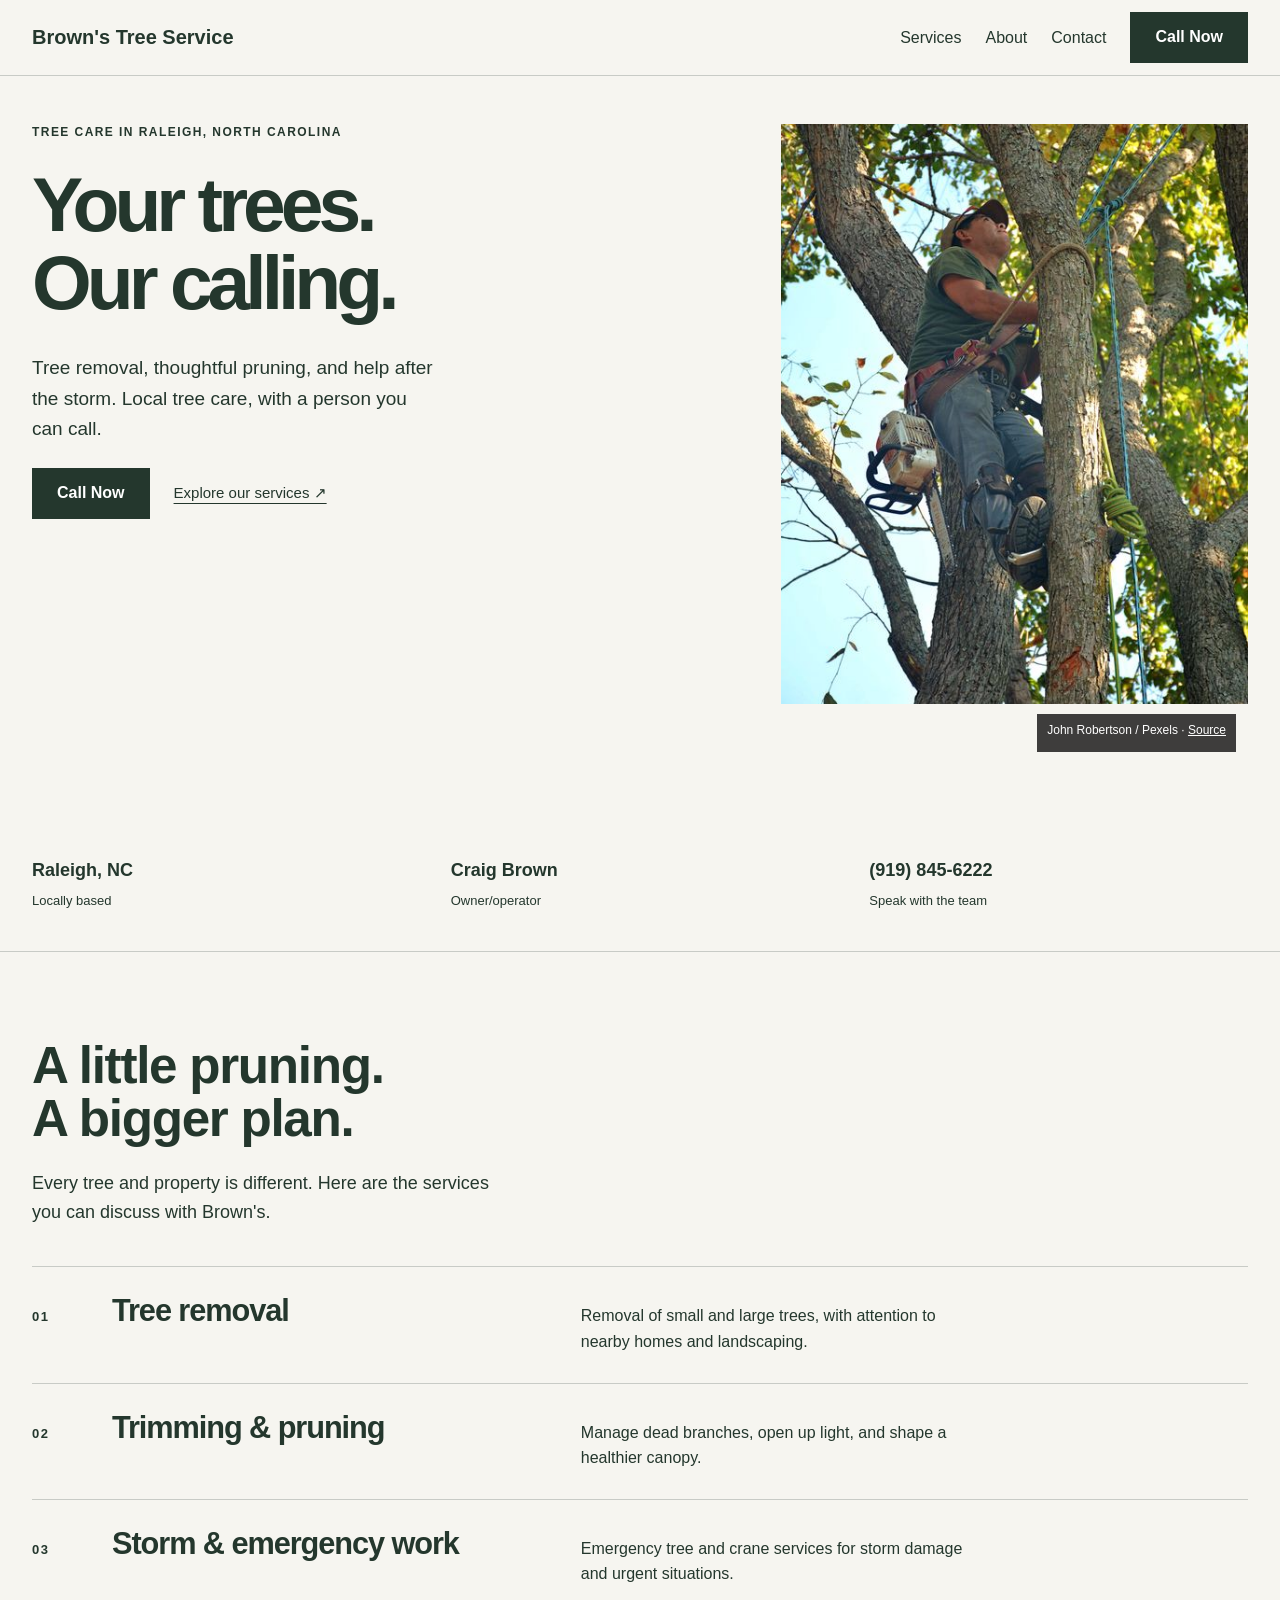
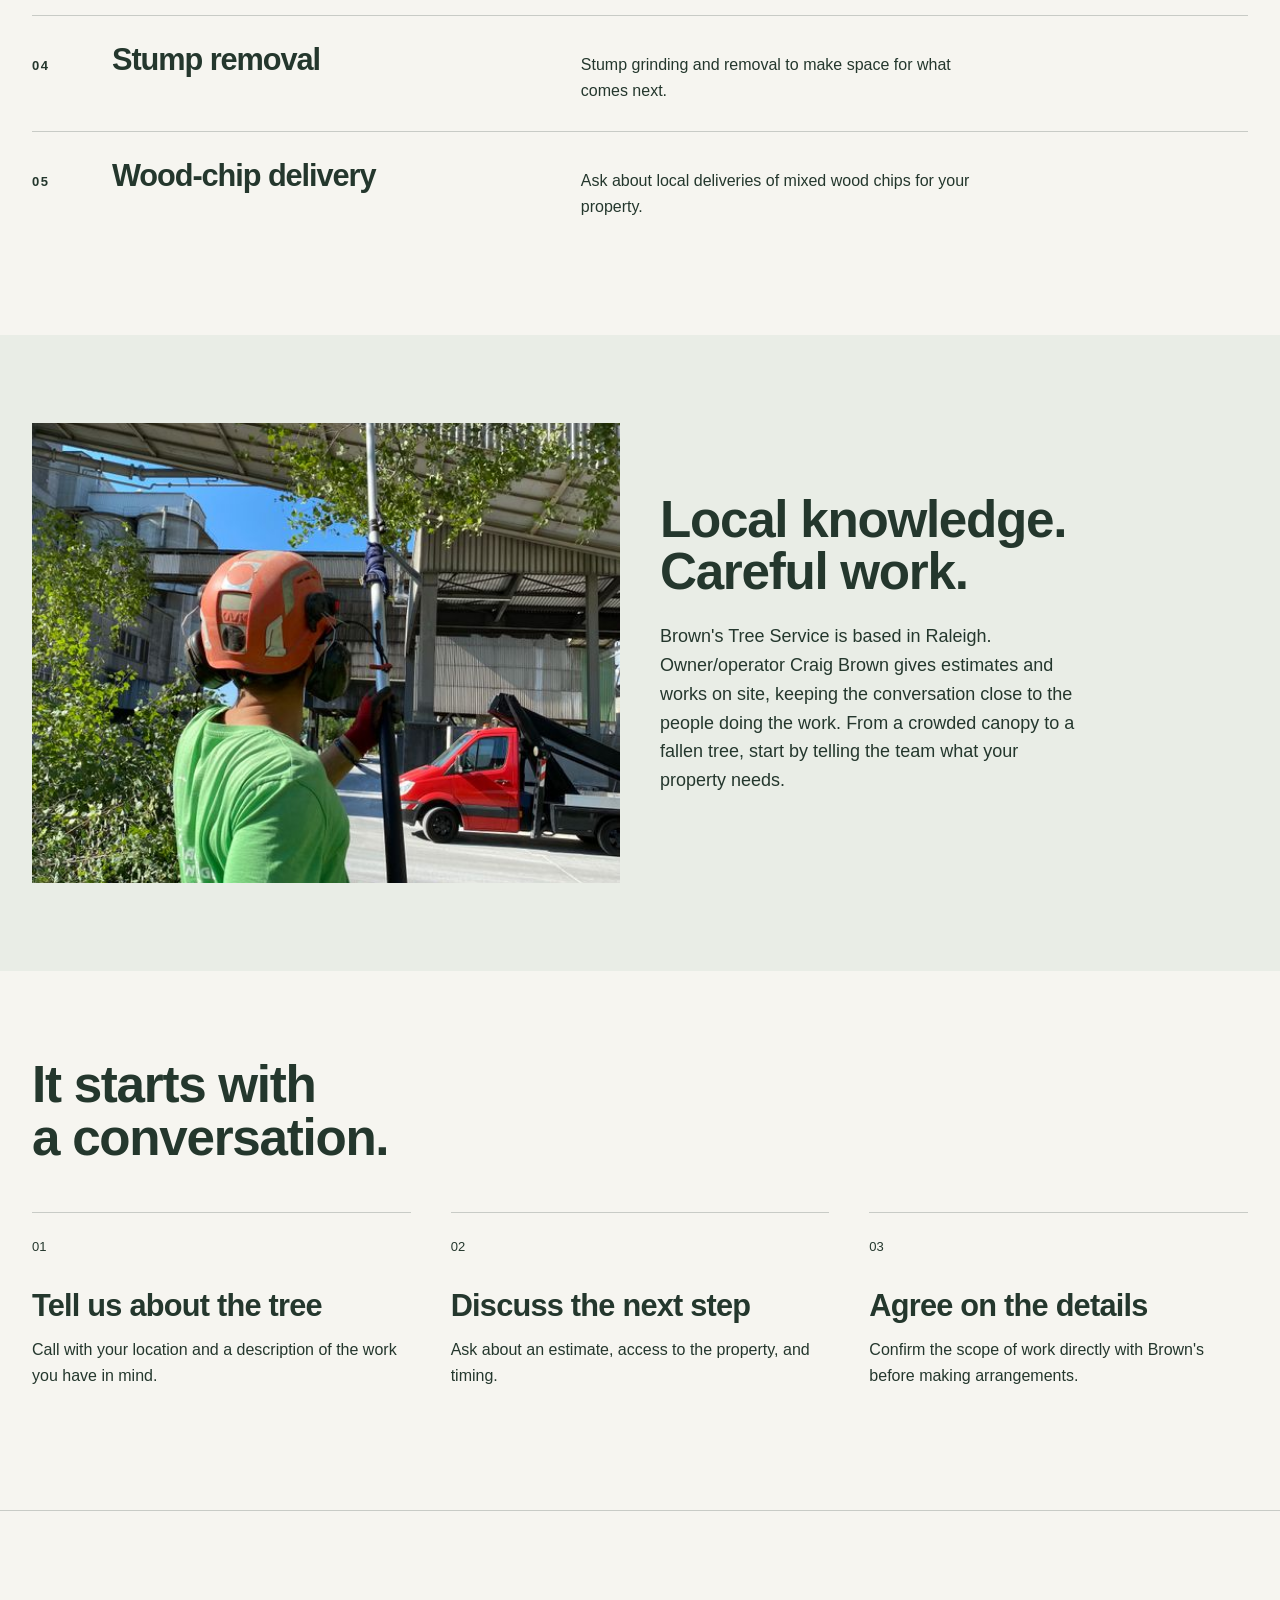
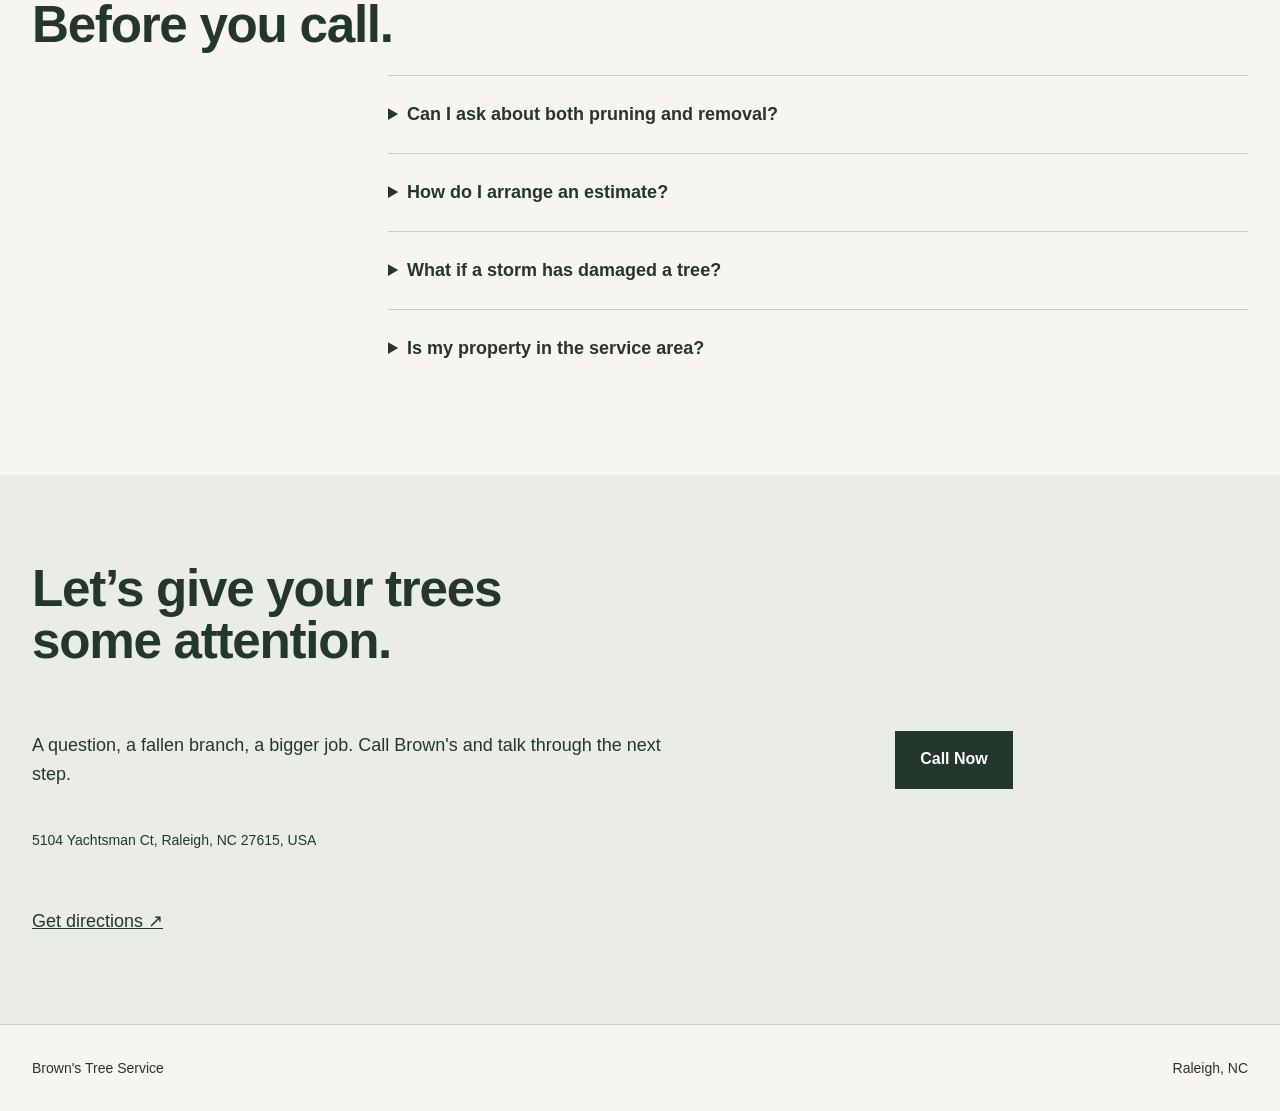
<file: validation/browns/website/index.html>
<!doctype html>
<html lang="en"><head><meta charset="utf-8"><meta name="viewport" content="width=device-width, initial-scale=1">
<title>Brown&#x27;s Tree Service | Raleigh, NC</title><meta name="description" content="Tree removal, thoughtful pruning, and help after the storm. Local tree care, with a person you can call.">
<link rel="stylesheet" href="styles.css"><script src="script.js" defer></script><script type="application/ld+json">{"@context": "https://schema.org", "@type": "LocalBusiness", "name": "Brown's Tree Service", "address": "5104 Yachtsman Ct, Raleigh, NC 27615, USA", "telephone": "(919) 845-6222"}</script></head>
<body data-composition="symmetric" data-hero="split" data-alignment="left" data-logo="left" data-header-surface="solid" data-mobile-nav="menu" data-cards="none" data-button="solid" data-reveal="fade" data-hover="lift" data-parallax="false"><header class="site-header"><a class="brand" href="#top">Brown&#x27;s Tree Service</a>
<nav class="desktop-nav" aria-label="Main navigation"><a href="#services">Services</a><a href="#about">About</a><a href="#contact">Contact</a><a class="nav-call" href="tel:9198456222">Call Now</a></nav><details class="mobile-nav"><summary>Menu</summary><nav aria-label="Mobile navigation"><a href="#services">Services</a><a href="#about">About</a><a href="#contact">Contact</a><a class="nav-call" href="tel:9198456222">Call Now</a></nav></details></header>
<main id="top"><section id="hero" class="page-section composition-rows width-contained tone-base hero"><img class="hero-image" src="images/arborist_climbing.jpeg" alt="Illustrative stock photo: arborist climbing a tree" loading="eager"><div class="hero-copy"><p class="eyebrow">Tree care in Raleigh, North Carolina</p><h1>Your trees.
Our calling.</h1><p class="lead">Tree removal, thoughtful pruning, and help after the storm. Local tree care, with a person you can call.</p><a class="button primary" href="tel:9198456222">Call Now</a><a class="hero-secondary" href="#services">Explore our services ↗</a></div><p class="hero-credit">John Robertson / Pexels · <a href="https://www.pexels.com/photo/professional-arborist-climbing-tree-for-maintenance-34674271/">Source</a></p></section><section id="facts" class="page-section composition-rows width-contained tone-base facts" aria-label="Business details"><div><strong>Raleigh, NC</strong><span>Locally based</span></div><div><strong>Craig Brown</strong><span>Owner/operator</span></div><div><strong>(919) 845-6222</strong><span>Speak with the team</span></div></section><section id="services" class="page-section composition-rows width-contained tone-base services scroll-reveal"><div class="service-heading"><h2>A little pruning.
A bigger plan.</h2><p>Every tree and property is different. Here are the services you can discuss with Brown&#x27;s.</p></div><div class="service-grid"><article><span class="eyebrow">01</span><h3>Tree removal</h3><p>Removal of small and large trees, with attention to nearby homes and landscaping.</p></article><article><span class="eyebrow">02</span><h3>Trimming &amp; pruning</h3><p>Manage dead branches, open up light, and shape a healthier canopy.</p></article><article><span class="eyebrow">03</span><h3>Storm &amp; emergency work</h3><p>Emergency tree and crane services for storm damage and urgent situations.</p></article><article><span class="eyebrow">04</span><h3>Stump removal</h3><p>Stump grinding and removal to make space for what comes next.</p></article><article><span class="eyebrow">05</span><h3>Wood-chip delivery</h3><p>Ask about local deliveries of mixed wood chips for your property.</p></article></div></section><section id="about" class="page-section composition-split width-contained tone-surface about scroll-reveal"><div class="about-photo"><img class="about-image" src="images/pole_saw.jpeg" alt="Illustrative stock photo: arborist trimming a tree" loading="lazy"></div><div class="about-copy"><h2>Local knowledge.
Careful work.</h2><p>Brown&#x27;s Tree Service is based in Raleigh. Owner/operator Craig Brown gives estimates and works on site, keeping the conversation close to the people doing the work. From a crowded canopy to a fallen tree, start by telling the team what your property needs.</p></div></section><section id="process" class="page-section composition-grid width-contained tone-base process scroll-reveal"><h2>It starts with
a conversation.</h2><ol class="process-list"><li><h3>Tell us about the tree</h3><p>Call with your location and a description of the work you have in mind.</p></li><li><h3>Discuss the next step</h3><p>Ask about an estimate, access to the property, and timing.</p></li><li><h3>Agree on the details</h3><p>Confirm the scope of work directly with Brown&#x27;s before making arrangements.</p></li></ol></section><section id="faq" class="page-section composition-rows width-contained tone-base faq scroll-reveal"><h2>Before you call.</h2><div class="faq-list"><details><summary>Can I ask about both pruning and removal?</summary><p>Yes. Brown&#x27;s lists trimming, pruning, and tree removal among its services.</p></details><details><summary>How do I arrange an estimate?</summary><p>Call (919) 845-6222 to discuss your property and ask about an owner/operator estimate.</p></details><details><summary>What if a storm has damaged a tree?</summary><p>Brown&#x27;s offers emergency tree and crane services. Call directly to discuss the situation and current availability.</p></details><details><summary>Is my property in the service area?</summary><p>The business is based in Raleigh. Share your address when you call to confirm service for your location.</p></details></div></section><section id="contact" class="page-section composition-split width-contained tone-surface contact scroll-reveal"><h2>Let’s give your trees
some attention.</h2><p>A question, a fallen branch, a bigger job. Call Brown&#x27;s and talk through the next step.</p><a class="button primary" href="tel:9198456222">Call Now</a><p class="address">5104 Yachtsman Ct, Raleigh, NC 27615, USA</p><a class="directions" href="https://maps.google.com/?q=5104+Yachtsman+Ct%2C+Raleigh%2C+NC+27615%2C+USA" target="_blank" rel="noopener">Get directions ↗</a></section></main><footer><span>Brown&#x27;s Tree Service</span><span>Raleigh, NC</span></footer></body></html>
</file>
<file: validation/browns/website/styles.css>
:root { --bg:#F6F5F0; --text:#24372D; --surface:#E9EDE6; --accent:#24372D; --on-accent:#FFFFFF; --muted:color-mix(in srgb,var(--text) 75%,var(--bg)); --line:color-mix(in srgb,var(--text) 22%,transparent); --max:1240px; --section:88px; --gutter:32px; --gap:40px; --radius:0px; --heading-font:Arial,Helvetica,sans-serif; --body-font:Arial,Helvetica,sans-serif; --heading-weight:700; --heading-leading:1.02; --duration:300ms; }
* { box-sizing:border-box; }
html { scroll-behavior:smooth; }
body { margin:0; background:var(--bg); color:var(--text); font:18px/1.6 var(--body-font); }
a { color:inherit; text-decoration:none; }
img { display:block; max-width:100%; }
button,summary,a { -webkit-tap-highlight-color:transparent; }
a:focus-visible,summary:focus-visible { outline:3px solid currentColor; outline-offset:5px; }
p { max-width:65ch; }
h1,h2,h3 { font-family:var(--heading-font); font-weight:var(--heading-weight); line-height:var(--heading-leading); letter-spacing:-.025em; text-transform:none; text-wrap:balance; overflow-wrap:break-word; }
h1 { margin:0; font-size:clamp(52px,6vw,88px); }
h1,h2 { white-space:pre-line; }
h2 { margin:0 0 24px; font-size:clamp(30px,4vw,calc(88px * .7)); }
h3 { margin:0 0 12px; font-size:clamp(22px,2.4vw,32px); }
section[id] { scroll-margin-top:100px; }
.site-header { position:sticky; top:0; z-index:10; display:flex; align-items:center; justify-content:space-between; gap:var(--gap); padding:12px max(var(--gutter),calc((100% - var(--max))/2)); background:var(--bg); color:var(--text); border-bottom:1px solid var(--line); }
.brand { font-family:var(--heading-font); font-weight:700; font-size:20px; line-height:1.2; max-width:24ch; }
.site-header nav { display:flex; align-items:center; gap:24px; font-size:16px; }
.site-header nav a:not(.nav-call) { text-decoration:underline; text-decoration-color:transparent; text-underline-offset:6px; }
.site-header nav a:hover { text-decoration-color:currentColor; }
.nav-call,.button { display:inline-flex; align-items:center; justify-content:center; padding:14px 24px; min-height:48px; border:1px solid var(--accent); border-radius:var(--radius); background:var(--accent); color:var(--on-accent); font-family:var(--body-font); font-size:16px; font-weight:700; line-height:1.3; transition:transform var(--duration) ease,opacity var(--duration) ease; }
.button { margin-top:24px; }
.button:active,.nav-call:active { transform:translateY(1px); }
.hero-secondary { display:inline-block; margin:24px 0 0 24px; font-size:15px; text-decoration:underline; text-underline-offset:5px; }
.button:hover,.nav-call:hover { opacity:.9; }
[data-button="outline"] .button,[data-button="outline"] .nav-call { background:transparent; color:inherit; border-color:currentColor; }
.mobile-nav { display:none; position:relative; }
.mobile-nav summary { cursor:pointer; min-height:44px; padding:10px 0; }
.mobile-nav nav { position:absolute; right:0; top:48px; padding:24px; width:min(300px,85vw); border:1px solid var(--line); background:var(--bg); color:var(--text); display:flex; flex-direction:column; align-items:stretch; }
[data-logo="center"] .site-header { flex-wrap:wrap; justify-content:center; }
[data-logo="center"] .brand { flex-basis:100%; max-width:none; text-align:center; }
[data-header-surface="transparent"] .site-header { margin-bottom:-90px; min-height:90px; background:rgba(0,0,0,.7); color:#fff; }
.page-section { padding:var(--section) max(var(--gutter),calc((100% - var(--max))/2)); }
.width-full-bleed { padding-inline:var(--gutter); }
.tone-base { background:var(--bg); color:var(--text); }
.tone-surface { background:var(--surface); color:var(--text); }
.tone-accent { background:var(--accent); color:var(--on-accent); --line:color-mix(in srgb,var(--on-accent) 25%,transparent); }
.tone-accent .button { background:var(--on-accent); color:var(--accent); border-color:var(--on-accent); }
.eyebrow { margin:0 0 24px; font:600 12px/1.4 var(--body-font); letter-spacing:.12em; text-transform:uppercase; }
.hero { position:relative; isolation:isolate; min-height:640px; display:grid; align-content:center; gap:var(--gap); overflow:hidden; }
.hero-copy { min-width:0; position:relative; z-index:1; max-width:100%; }
.hero .lead { margin:24px 0 0; max-width:52ch; font-size:clamp(18px,2vw,24px); }
.hero-image { width:100%; height:420px; object-fit:cover; border-radius:var(--radius); }
.hero-credit { font-size:12px; margin:0; }
.hero-credit a { text-decoration:underline; }
[data-hero="full-bleed"] .hero { color:#fff; background:var(--accent); }
[data-hero="full-bleed"] .hero-image { position:absolute; inset:0; z-index:-2; width:100%; height:100%; border-radius:0; transform:translateY(var(--hero-shift,0)); }
[data-hero="full-bleed"] .hero:after { content:""; position:absolute; inset:0; z-index:-1; background:rgba(0,0,0,0.55); }
[data-hero="full-bleed"] .hero-copy { padding:24px; background:rgba(0,0,0,0.1111); }
[data-hero="full-bleed"] .hero-credit { position:absolute; bottom:16px; right:var(--gutter); padding:6px 10px; background:rgba(0,0,0,.75); }
[data-hero="split"] .hero { grid-template-columns:minmax(0,1.2fr) minmax(0,.8fr); }
[data-hero="split"] .hero { padding-block:48px 64px; gap:48px; }
[data-hero="split"] .hero-image { grid-column:2; grid-row:1; height:100%; min-height:480px; max-height:580px; }
[data-hero="split"] .hero-copy { grid-column:1; grid-row:1; max-width:100%; }
[data-hero="split"] .hero-copy h1 { font-size:clamp(52px,6vw,88px); letter-spacing:-.065em; }
[data-hero="split"] .hero-copy .lead { max-width:38ch; margin-top:32px; font-size:19px; }
[data-hero="split"] .hero-credit { grid-column:2; margin-top:-38px; margin-right:12px; padding:7px 10px; color:#fff; background:rgba(0,0,0,.75); justify-self:end; z-index:1; }
[data-hero="editorial"] .hero-image { grid-row:2; height:480px; }
[data-hero="editorial"] .hero { padding-top:calc(var(--section) * .8); }
[data-hero="contained"] .hero { max-width:var(--max); margin:auto; padding:var(--section) var(--gutter); }
[data-hero="contained"] .hero-image { grid-row:2; }
[data-alignment="center"] .hero-copy { margin-inline:auto; text-align:center; }
[data-alignment="center"] .hero-copy p { margin-inline:auto; }
[data-alignment="right"] .hero-copy { margin-left:auto; text-align:right; }
[data-alignment="right"] .hero-copy p { margin-left:auto; }
.facts { display:flex; flex-wrap:wrap; gap:var(--gap); padding-block:40px; border-bottom:1px solid var(--line); }
.facts div { flex:1 1 200px; }
.facts strong,.facts span { display:block; }
.facts span { margin-top:6px; font-size:13px; }
.facts.composition-grid { display:grid; grid-template-columns:repeat(3,minmax(0,1fr)); }
.about { display:grid; grid-template-columns:minmax(0,1fr) minmax(0,1fr); gap:var(--gap); align-items:center; }
.about-photo { min-width:0; }
.about-image { width:100%; height:460px; object-fit:cover; border-radius:var(--radius); }
.about.text-only { display:block; }
.about.text-only .about-copy { max-width:800px; }
.composition-overlap.about:not(.text-only) { grid-template-columns:minmax(0,1.25fr) minmax(0,.75fr); }
.composition-overlap .about-copy { margin-left:-12%; padding:36px; background:inherit; z-index:1; }
.composition-rows.about { display:block; }
.composition-rows .about-photo { margin-bottom:var(--gap); }
.composition-feature.about { grid-template-columns:minmax(0,1.6fr) minmax(0,1fr); }
.service-grid,.need-grid,.review-grid,.photo-grid,.process-list { display:grid; grid-template-columns:repeat(3,minmax(0,1fr)); gap:var(--gap); }
.composition-rows .service-grid,.composition-rows .need-grid,.composition-rows .review-grid,.composition-rows .photo-grid,.composition-rows .process-list { grid-template-columns:1fr; }
.composition-split .service-grid,.composition-split .need-grid,.composition-split .review-grid,.composition-split .photo-grid,.composition-split .process-list { grid-template-columns:minmax(0,1.4fr) minmax(0,1fr); }
.composition-feature .service-grid > :first-child,.composition-feature .photo-grid > :first-child,.composition-feature .need-grid > :first-child,.composition-feature .review-grid > :first-child,.composition-feature .process-list > :first-child { grid-column:1 / -1; }
[data-composition="asymmetric"] .about { grid-template-columns:minmax(0,1.4fr) minmax(0,.6fr); }
[data-composition="asymmetric"] .service-heading,[data-composition="asymmetric"] .need-section > h2 { margin-left:20%; max-width:70%; }
[data-cards="lined"] article,[data-cards="lined"] blockquote { border-top:1px solid var(--line); padding-top:24px; }
[data-cards="filled"] article,[data-cards="filled"] blockquote { padding:32px; border-radius:var(--radius); background:var(--surface); color:var(--text); }
[data-cards="none"] article,[data-cards="none"] blockquote { border:0; padding:0; background:transparent; }
.service-heading { margin-bottom:var(--gap); }
.service-heading > p { max-width:48ch; }
.services.composition-rows .service-grid { gap:0; }
.services.composition-rows .service-grid article { display:grid; grid-template-columns:56px minmax(0,.8fr) minmax(0,1.2fr); align-items:baseline; column-gap:24px; padding:28px 0; border-top:1px solid var(--line); }
.services.composition-rows .service-grid article .eyebrow { margin:0; font-size:13px; }
.services.composition-rows .service-grid h3 { font-size:clamp(24px,2.4vw,34px); letter-spacing:-.035em; }
.services.composition-rows .service-grid p { max-width:45ch; font-size:16px; }
.about-copy > p { max-width:42ch; }
.process-list { padding:0; list-style:none; counter-reset:steps; }
.process-list > li { border-top:1px solid var(--line); padding-top:24px; counter-increment:steps; }
.process-list > li:before { content:"0" counter(steps); display:block; font-size:13px; margin-bottom:32px; }
.process-list > li p { font-size:16px; }
.process > h2 { max-width:15ch; margin-bottom:48px; }
.faq { border-top:1px solid var(--line); }
.faq > h2 { max-width:16ch; }
.faq-list { max-width:860px; margin-left:auto; }
.faq details p { max-width:57ch; font-size:16px; padding-top:12px; }
.service-grid p,.need-grid p { margin:0; }
.photo-grid figure { margin:0; min-width:0; }
.photo-grid img { width:100%; height:360px; object-fit:cover; border-radius:var(--radius); }
.photo-grid figcaption { margin-top:12px; font-size:13px; }
blockquote { margin:0; font-size:24px; line-height:1.4; }
blockquote cite { display:block; margin-top:24px; font-size:14px; }
.contact > a:not(.button),.local a { display:block; margin-top:16px; text-decoration:underline; }
.contact.composition-split,.local.composition-split { display:grid; grid-template-columns:minmax(0,1.4fr) minmax(0,.6fr); gap:var(--gap); }
.contact.composition-split > h2 { grid-column:1 / -1; max-width:18ch; }
.contact.composition-split .eyebrow,.contact.composition-split > a,.contact.composition-split .address { grid-column:1 / -1; }
.contact.composition-split .button { justify-self:start; grid-column:2; grid-row:2; margin:0; }
.contact.composition-split > p { margin:0; }
.contact .address { font-size:14px; }
.local.composition-split .eyebrow { grid-column:1 / -1; }
.local.composition-split .directions { grid-column:2; }
.faq details { border-top:1px solid var(--line); padding:24px 0; }
.faq summary { cursor:pointer; font-weight:700; }
footer { padding:32px max(var(--gutter),calc((100% - var(--max))/2)); display:flex; justify-content:space-between; gap:24px; border-top:1px solid var(--line); font-size:14px; }
[data-hover="lift"] .button:hover,[data-hover="lift"] .nav-call:hover { transform:translateY(-3px); }
[data-hover="scale"] .button:hover,[data-hover="scale"] .nav-call:hover { transform:scale(1.03); }
@keyframes reveal-fade { from { opacity:.3; } to { opacity:1; } }
@keyframes reveal-slide { from { opacity:.3; transform:translateY(20px); } to { opacity:1; transform:none; } }
[data-reveal="fade"] .is-visible { animation:reveal-fade var(--duration) ease both; }
[data-reveal="slide"] .is-visible { animation:reveal-slide var(--duration) ease both; }
@media(max-width:980px) {
  :root { --gutter:22px; --section:56px; }
  .site-header { gap:16px; padding:16px var(--gutter); }
  .brand { font-size:18px; max-width:20ch; }
  [data-mobile-nav="menu"] .desktop-nav { display:none; }
  [data-mobile-nav="menu"] .mobile-nav { display:block; }
  [data-mobile-nav="wrap"] .site-header,[data-mobile-nav="wrap"] .site-header nav { flex-wrap:wrap; }
  [data-mobile-nav="wrap"] .site-header nav { gap:12px; }
  [data-header-surface="transparent"] .site-header { margin-bottom:0; }
  h1 { font-size:52px; }
  .hero { min-height:480.0px; }
  .hero-copy { max-width:100%; }
  [data-hero="split"] .hero { grid-template-columns:1fr; }
  [data-hero="split"] .hero-copy,[data-hero="split"] .hero-image,[data-hero="split"] .hero-credit { grid-column:auto; grid-row:auto; }
  [data-hero="split"] .hero-copy { order:1; }
  [data-hero="split"] .hero-image { order:2; min-height:0; height:360px; }
  [data-hero="split"] .hero-credit { order:3; margin-top:-38px; }
  [data-hero="split"] .hero { gap:32px; padding-top:40px; }
  [data-hero="split"] .hero-copy h1 { font-size:52px; }
  .hero-secondary { margin-left:16px; font-size:14px; }
  .hero-image,[data-hero="editorial"] .hero-image,.about-image,.photo-grid img { height:360px; }
  [data-hero="full-bleed"] .hero-image { height:100%; }
  .about,.composition-overlap.about:not(.text-only),.composition-feature.about,[data-composition="asymmetric"] .about { grid-template-columns:1fr; }
  .about-copy { order:1; }
  .about-photo { order:2; }
  .composition-overlap .about-copy { margin:0; padding:0; }
  .service-grid,.need-grid,.review-grid,.photo-grid,.process-list,.composition-split .service-grid,.composition-split .need-grid,.composition-split .review-grid,.composition-split .photo-grid,.composition-split .process-list,.contact.composition-split,.local.composition-split,.facts.composition-grid { grid-template-columns:1fr; }
  .local.composition-split .directions { grid-column:1; }
  .contact.composition-split .button { grid-column:1; grid-row:auto; }
  .services.composition-rows .service-grid article { grid-template-columns:32px minmax(0,1fr); gap:0 16px; padding:24px 0; }
  .services.composition-rows .service-grid article p { grid-column:2; }
  .process-list { gap:32px; }
  .process-list > li:before { margin-bottom:20px; }
  [data-composition="asymmetric"] .service-heading,[data-composition="asymmetric"] .need-section > h2 { margin-left:0; max-width:none; }
  footer { flex-direction:column; }
}
@media(prefers-reduced-motion:reduce) { html { scroll-behavior:auto; } *,*::before,*::after { animation:none !important; transition:none !important; } .hero-image { transform:none !important; } }
</file>
